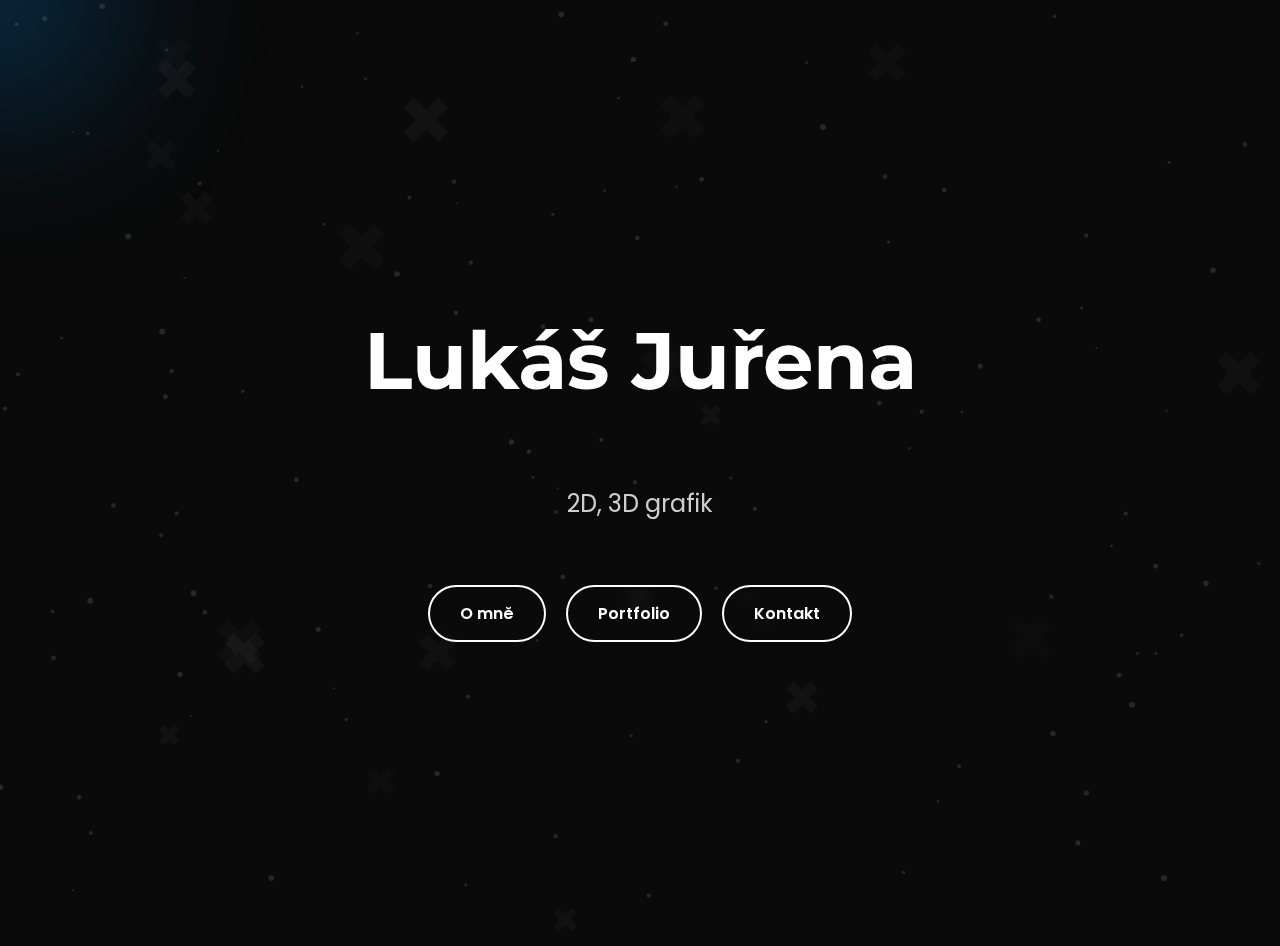
<file: index.html>
<!DOCTYPE html>
<html lang="cs">
<head>
    <meta charset="UTF-8">
    <meta name="viewport" content="width=device-width, initial-scale=1.0">
    <title>Portfolio – Úvod</title>

    <link href="https://fonts.googleapis.com/css2?family=Poppins:wght@300;400;700&family=Montserrat:wght@300;600&display=swap" rel="stylesheet">

    <link rel="stylesheet" href="css/index.css">

    <script src="https://code.jquery.com/jquery-3.6.0.min.js"></script>

    <link rel="icon" href="images/favicon.ico" type="image/x-icon">
    
</head>
<body>

<!-- Statický blur -->
<div class="background-blur"></div>

<!-- Pohyblivý blur za myší -->
<div class="cursor-blur"></div>

<!-- Canvas s tečkami -->
<canvas id="particles"></canvas>

<!-- Křížky generované javascriptově -->
<div id="cross-container"></div>

<section class="hero">
    <h1 class="hero-title">Lukáš Juřena</h1>
    <p class="hero-subtitle">2D, 3D grafik</p>

    <div class="hero-buttons">
        <a href="omne.html" class="btn">O mně</a>
        <a href="portfolio.html" class="btn">Portfolio</a>
        <a href="kontakt.html" class="btn">Kontakt</a>
    </div>
</section>

<script src="js/index_script.js"></script>
</body>
</html>
</file>
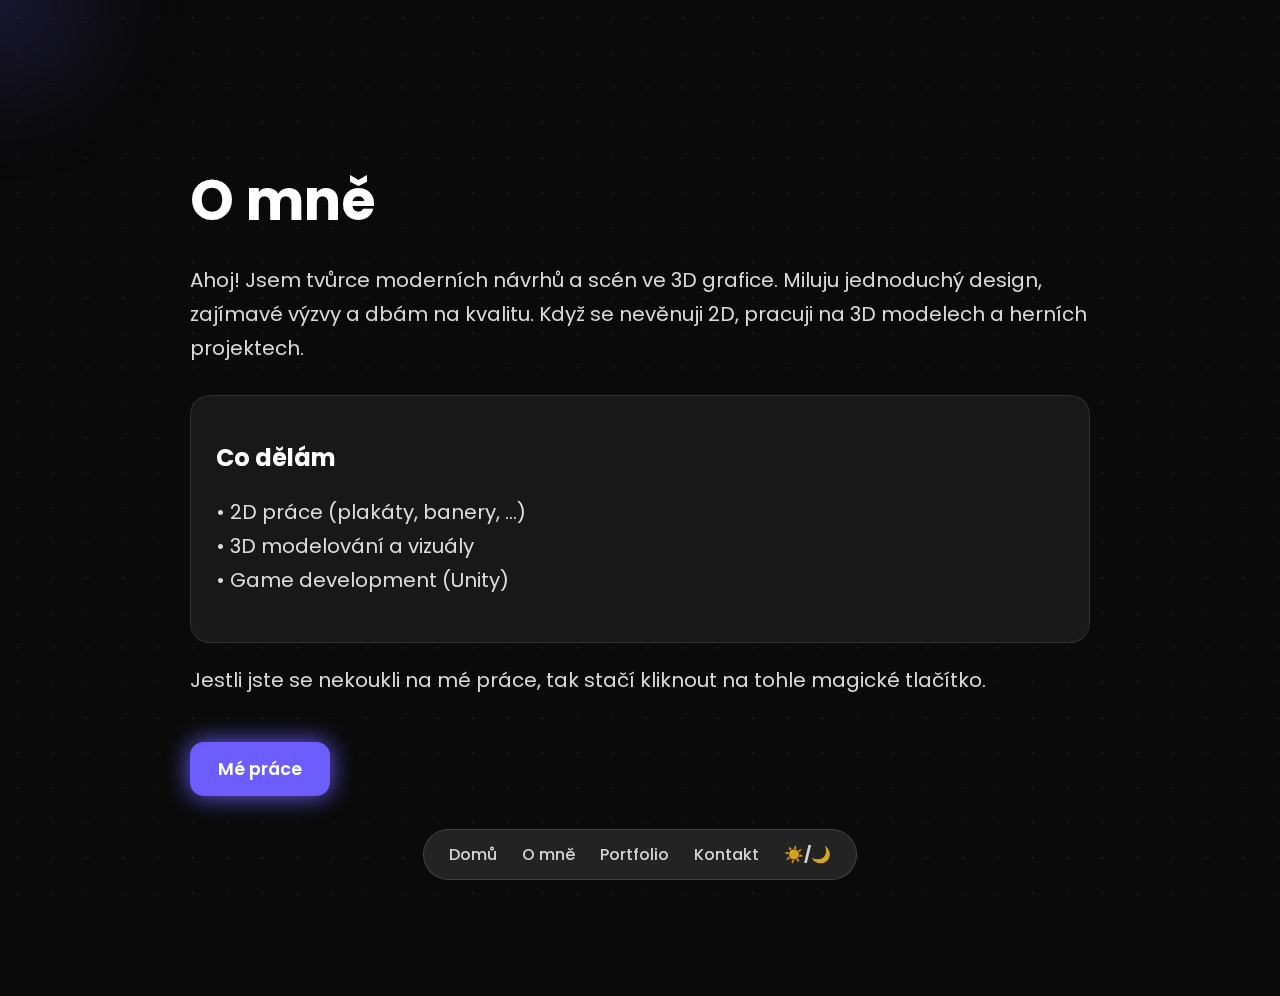
<file: omne.html>
<!DOCTYPE html>
<html lang="cs" data-theme="dark">
<head>
  <meta charset="UTF-8" />
  <meta name="viewport" content="width=device-width, initial-scale=1.0" />
  <title>O mně</title>
  <script src="https://code.jquery.com/jquery-3.6.0.min.js"></script>
  <link rel="stylesheet" href="css/omne.css">
</head>
<body>

  <div id="cursor-blur"></div>

  <div class="container">
    <h1>O mně</h1>
    <p>Ahoj! Jsem tvůrce moderních návrhů a scén ve 3D grafice. Miluju jednoduchý design, zajímavé výzvy a dbám na kvalitu. Když se nevěnuji 2D, pracuji na 3D modelech a herních projektech.</p>

    <div class="card">
      <h2>Co dělám</h2>
      <p>• 2D práce (plakáty, banery, ...)<br>• 3D modelování a vizuály<br>• Game development (Unity)</p>
    </div>

    <p>Jestli jste se nekoukli na mé práce, tak stačí kliknout na tohle magické tlačítko.</p>
    <a href="portfolio.html" class="btn-work">Mé práce</a>
  </div>

  <nav>
    <a href="index.html">Domů</a>
    <a href="omne.html">O mně</a>
    <a href="portfolio.html">Portfolio</a>
    <a href="kontakt.html">Kontakt</a>
    <a class="toggle-theme">☀️/🌙</a>
  </nav>
    <script src="js/omne_script.js"></script>
</body>
</html>
</file>
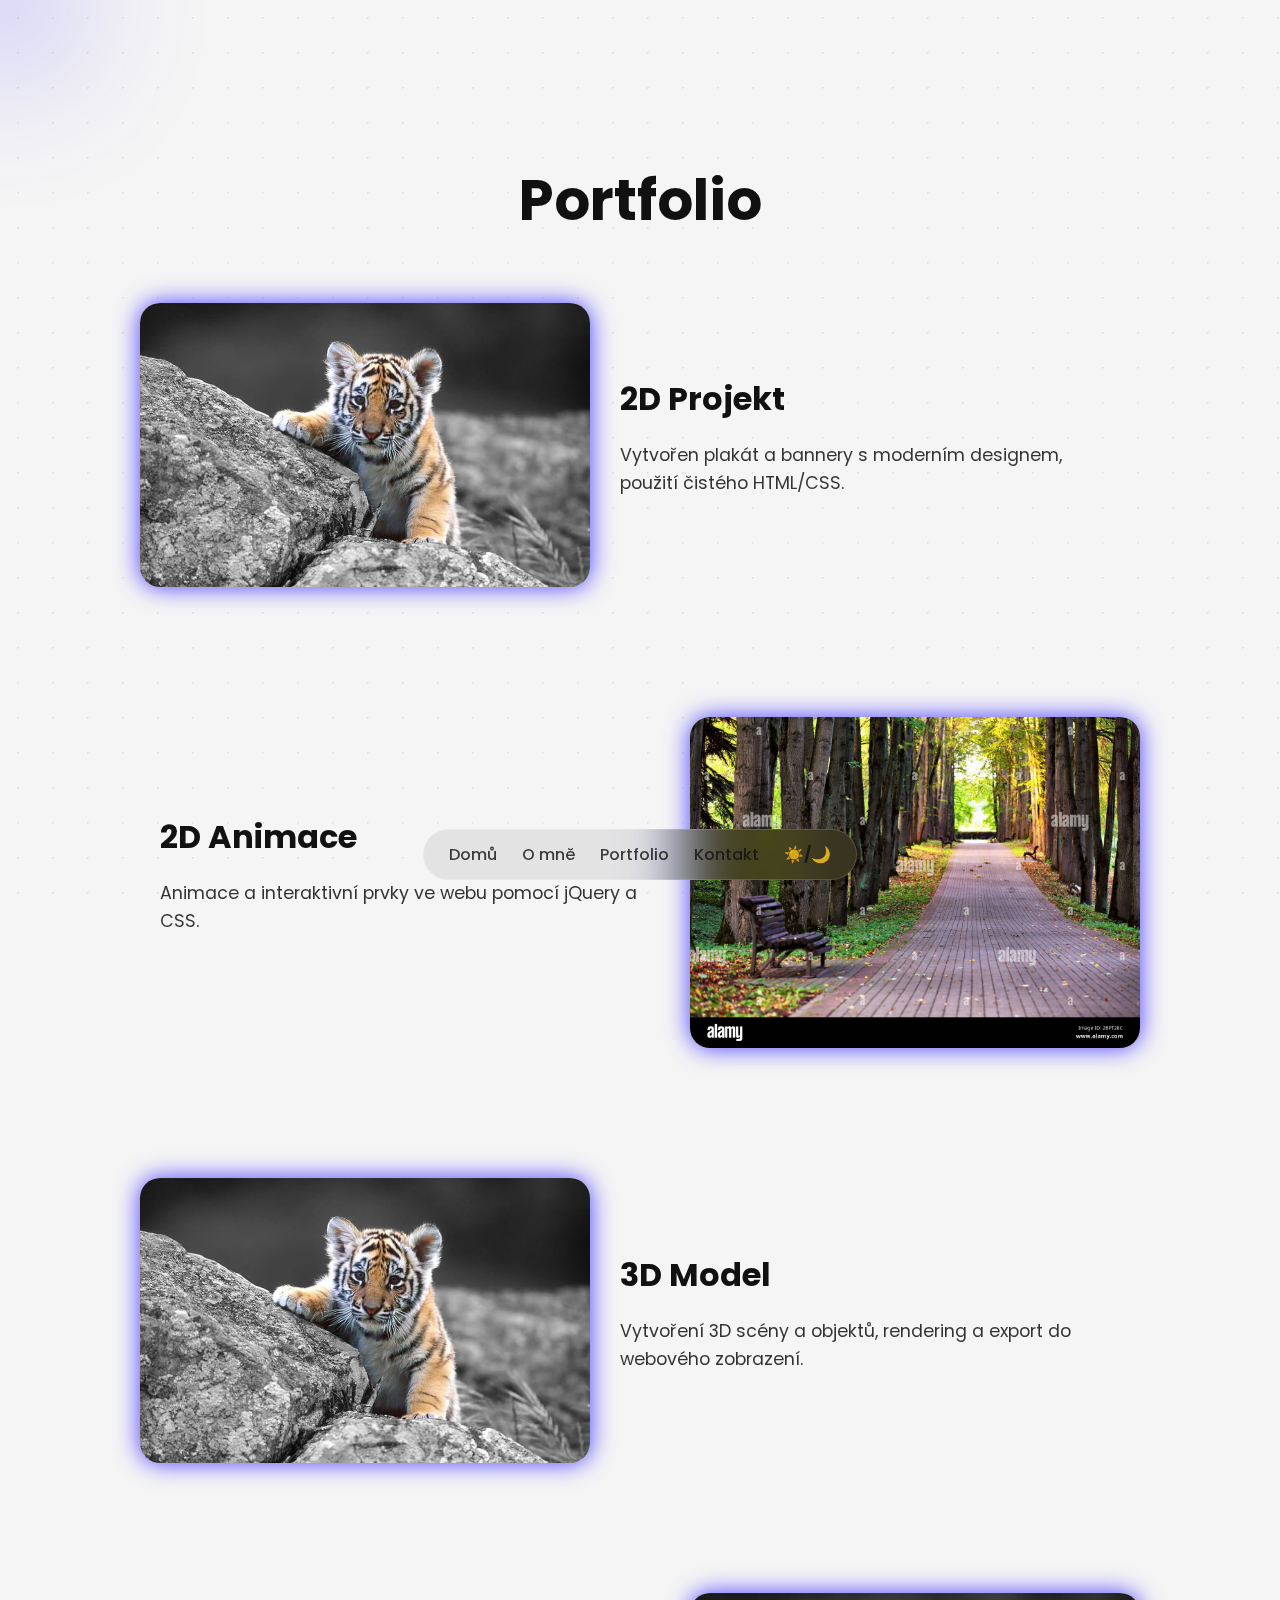
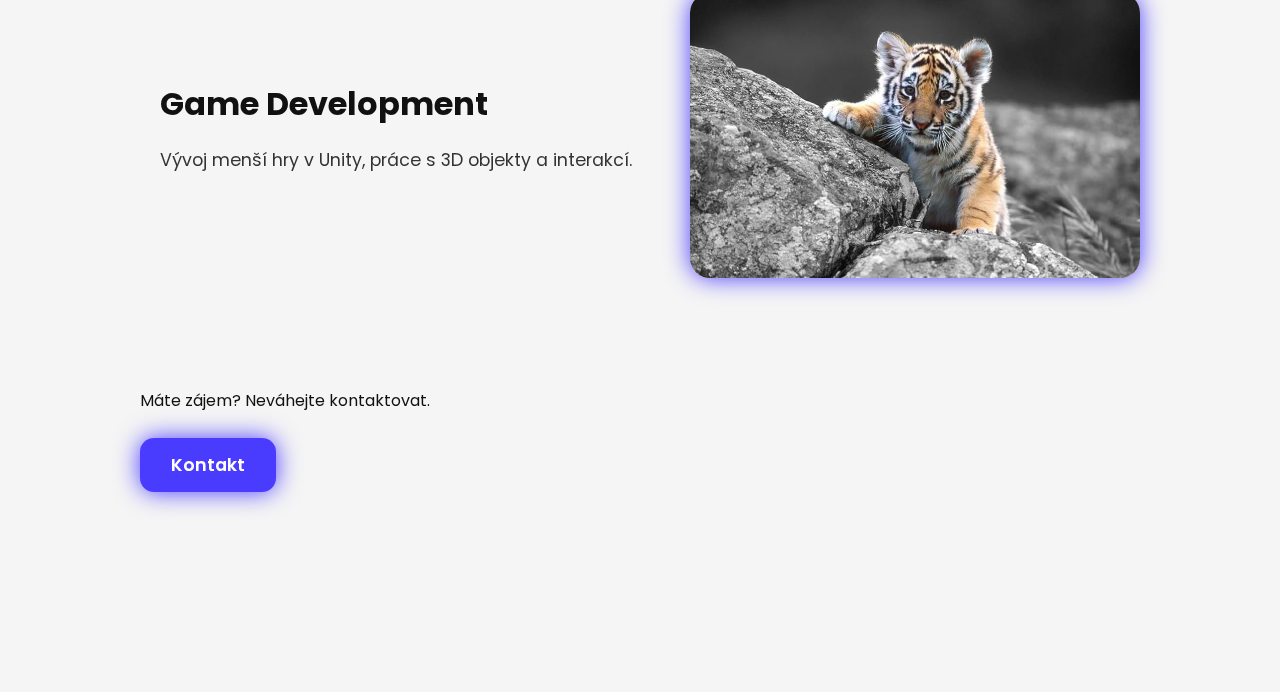
<file: portfolio.html>
<!DOCTYPE html>
<html lang="cs" data-theme="dark">
<head>
  <meta charset="UTF-8" />
  <meta name="viewport" content="width=device-width, initial-scale=1.0" />
  <title>Portfolio</title>
  <script src="https://code.jquery.com/jquery-3.6.0.min.js"></script>
  <link rel="stylesheet" href="css/portfolio.css">
</head>
<body>

  <div id="cursor-blur"></div>

  <div class="container">
    <h1>Portfolio</h1>

    <div class="project-section">
      <div class="project">
        <img src="images/obrazek1.jpg" alt="2D Projekt">
        <div class="project-content">
          <h2>2D Projekt</h2>
          <p>Vytvořen plakát a bannery s moderním designem, použití čistého HTML/CSS.</p>
        </div>
      </div>
      <div class="project">
        <img src="images/obrazek2.jpg" alt="2D Animace">
        <div class="project-content">
          <h2>2D Animace</h2>
          <p>Animace a interaktivní prvky ve webu pomocí jQuery a CSS.</p>
        </div>
      </div>
      <div class="project">
        <img src="images/obrazek1.jpg" alt="3D Model">
        <div class="project-content">
          <h2>3D Model</h2>
          <p>Vytvoření 3D scény a objektů, rendering a export do webového zobrazení.</p>
        </div>
      </div>
      <div class="project">
        <img src="images/obrazek1.jpg" alt="Unity Hra">
        <div class="project-content">
          <h2>Game Development</h2>
          <p>Vývoj menší hry v Unity, práce s 3D objekty a interakcí.</p>
        </div>
      </div>
    </div>
    <div class="contact">
        <p>Máte zájem? Neváhejte kontaktovat.</p>
        <a href="kontakt.html">Kontakt</a>
    </div>
  </div>

  <nav>
    <a href="index.html">Domů</a>
    <a href="omne.html">O mně</a>
    <a href="portfolio.html">Portfolio</a>
    <a href="kontakt.html">Kontakt</a>
    <a class="toggle-theme">☀️/🌙</a>
  </nav>

  <script src="js/portfolio_script.js"></script>

</body>
</html>
</file>
<file: css/index.css>
body {
    margin: 0;
    padding: 0;
    font-family: 'Poppins', sans-serif;
    background: #0a0a0a;
    overflow: hidden;
    color: white;
}

/* 
.background-blur {
    position: absolute;
    width: 600px;
    height: 600px;
    background: radial-gradient(circle, rgba(255,0,102,0.4), rgba(0,0,0,0));
    filter: blur(150px);
    top: -100px;
    left: -100px;
    z-index: 1;
}
Statický blur */
/* Pohybující se blur za myší */
.cursor-blur {
    position: absolute;
    width: 250px;
    height: 250px;
    background: radial-gradient(circle, rgba(0,150,255,0.4), rgba(0,0,0,0));
    filter: blur(80px);
    border-radius: 50%;
    pointer-events: none;
    z-index: 2;
    transform: translate(-50%, -50%);
}

/* Canvas tečky */
#particles {
    position: absolute;
    top: 0;
    left: 0;
    z-index: 0;
    width: 100vw;
    height: 100vh;
}

/* HERO */
.hero {
    position: relative;
    z-index: 10;
    text-align: center;
    height: 100vh;
    display: flex;
    flex-direction: column;
    justify-content: center;
}

.hero-title {
    font-size: 5rem;
    font-weight: 700;
    font-family: 'Montserrat', sans-serif;
    animation: fadeDown 1.4s ease-out forwards;
}
.hero-subtitle {
    font-size: 1.5rem;
    opacity: 0.8;
    animation: fadeDown 1.8s ease-out forwards;
}

.hero-buttons {
    margin-top: 40px;
    display: flex;
    justify-content: center;
    gap: 20px;
}

.btn {
    text-decoration: none;
    padding: 14px 30px;
    border: 2px solid white;
    border-radius: 50px;
    color: white;
    font-weight: 600;
    transition: 0.3s;
    backdrop-filter: blur(6px);
}

.btn:hover {
    background: white;
    color: black;
    transform: scale(1.1);
}

/* Container */
#cross-container {
    position: absolute;
    top: 0;
    left: 0;
    width: 100%;
    height: 100%;
    z-index: 3;
    pointer-events: none;
}

/* Jednotlivé křížky */
.cross {
    position: absolute;
    font-size: 45px;
    color: rgba(255,255,255,0.12);
    animation: floatCross 5s ease-in-out infinite;
    transition: transform 0.2s linear;
}

/* jemné plavání */
@keyframes floatCross {
    0%   { transform: translateY(0px) scale(1); }
    50%  { transform: translateY(-12px) scale(1.05); }
    100% { transform: translateY(0px) scale(1); }
}

@keyframes fadeDown {
    0% { opacity: 0; transform: translateY(-20px); }
    100% { opacity: 1; transform: translateY(0); }
}
</file>
<file: css/omne.css>
@import url('https://fonts.googleapis.com/css2?family=Poppins:wght@300;500;700&display=swap');

    :root {
      --bg: #0a0a0a;
      --text: #ffffff;
      --card-bg: rgba(255,255,255,0.06);
      --blur-nav: rgba(255,255,255,0.1);
      --accent: #6d5dfc;
    }

    [data-theme="light"] {
      --bg: #f5f5f5;
      --text: #111111;
      --card-bg: rgba(0,0,0,0.05);
      --blur-nav: rgba(0,0,0,0.07);
      --accent: #4a3cff;
    }

    body {
      margin: 0;
      padding: 0;
      background: var(--bg);
      color: var(--text);
      font-family: 'Poppins', sans-serif;
      overflow-x: hidden;
      position: relative;
    }

    /* Tečky v pozadí */
    body::before {
      content: "";
      position: fixed;
      inset: 0;
      background-image: radial-gradient(circle, var(--text) 1px, transparent 1px);
      background-size: 35px 35px;
      opacity: 0.08;
      pointer-events: none;
    }

    /* Blur efekt sledující myš */
    #cursor-blur {
      position: fixed;
      width: 180px;
      height: 180px;
      background: radial-gradient(circle, var(--accent) 0%, transparent 70%);
      filter: blur(60px);
      pointer-events: none;
      transform: translate(-50%, -50%);
      opacity: 0.5;
      z-index: 1;
    }

    /* Hlavní obsah */
    .container {
      max-width: 900px;
      margin: 0 auto;
      padding: 120px 20px 200px;
      position: relative;
      z-index: 5;
    }

    h1 {
      font-size: 3.5rem;
      margin-bottom: 20px;
      font-weight: 700;
      animation: fadeDown 1.4s ease-out forwards;
    }

    p {
      font-size: 1.25rem;
      line-height: 1.7;
      opacity: 0.85;
      animation: fadeRight 1.4s ease-out forwards;
    }

    .card {
      background: var(--card-bg);
      padding: 25px;
      border-radius: 20px;
      backdrop-filter: blur(20px);
      margin-top: 30px;
      border: 1px solid rgba(255,255,255,0.1);
    }

    /* Tlačítko "Mé práce" */
    .btn-work {
      display: inline-block;
      margin-top: 25px;
      padding: 14px 28px;
      background: var(--accent);
      color: #fff;
      border-radius: 14px;
      text-decoration: none;
      font-weight: 600;
      font-size: 1.1rem;
      transition: 0.25s;
      backdrop-filter: blur(10px);
      box-shadow: 0 0 25px var(--accent);
    }

    .btn-work:hover {
      transform: translateY(-3px);
      box-shadow: 0 0 40px var(--accent);
    }

    /* Plovoucí iOS-style navbar dole */
    nav {
      position: fixed;
      bottom: 20px;
      left: 50%;
      transform: translateX(-50%);
      background: var(--blur-nav);
      padding: 12px 25px;
      display: flex;
      gap: 25px;
      border-radius: 30px;
      backdrop-filter: blur(30px) saturate(180%);
      border: 1px solid rgba(255,255,255,0.15);
      z-index: 100;
    }

    nav a {
      color: var(--text);
      text-decoration: none;
      font-weight: 500;
      opacity: 0.8;
      transition: 0.2s;
    }

    nav a:hover {
      opacity: 1;
    }

    .toggle-theme {
      cursor: pointer;
      user-select: none;
      font-weight: 700;
    }

    @keyframes fadeDown {
      0% {
        opacity: 0;
        transform: translateY(-25px);
        filter: blur(6px);
      }
      50% {
        opacity: 0.6;
        filter: blur(3px);
      }
      100% {
        opacity: 1;
        transform: translateY(0);
        filter: blur(0);
      }
    }
    @keyframes fadeRight {
      0% {
        opacity: 0;
        transform: translateX(-25px);
        filter: blur(6px);
      }
      50% {
        opacity: 0.6;
        filter: blur(3px);
      }
      100% {
        opacity: 1;
        transform: translateX(0);
        filter: blur(0);
      }
    }
</file>
<file: css/portfolio.css>
@import url('https://fonts.googleapis.com/css2?family=Poppins:wght@300;500;700&display=swap');

    :root {
      --bg: #0a0a0a;
      --text: #ffffff;
      --card-bg: rgba(255,255,255,0.06);
      --blur-nav: rgba(255,255,255,0.1);
      --accent: #6d5dfc;
    }

    [data-theme="light"] {
      --bg: #f5f5f5;
      --text: #111111;
      --card-bg: rgba(0,0,0,0.05);
      --blur-nav: rgba(0,0,0,0.07);
      --accent: #4a3cff;
    }

    body {
      margin: 0;
      padding: 0;
      background: var(--bg);
      color: var(--text);
      font-family: 'Poppins', sans-serif;
      overflow-x: hidden;
      position: relative;
    }

    body::before {
      content: "";
      position: fixed;
      inset: 0;
      background-image: radial-gradient(circle, var(--text) 1px, transparent 1px);
      background-size: 35px 35px;
      opacity: 0.08;
      pointer-events: none;
    }

    #cursor-blur {
      position: fixed;
      width: 200px;
      height: 200px;
      background: radial-gradient(circle, var(--accent) 0%, transparent 70%);
      filter: blur(70px);
      pointer-events: none;
      transform: translate(-50%, -50%);
      opacity: 0.5;
      z-index: 1;
    }

    .container {
      max-width: 1000px;
      margin: 0 auto;
      padding: 120px 20px 200px;
      position: relative;
      z-index: 5;
    }

    h1 {
      font-size: 3.5rem;
      margin-bottom: 60px;
      font-weight: 700;
      text-align: center;
      animation: fadeDown 1.4s ease-out forwards;
    }

    .project-section {
      display: flex;
      flex-direction: column;
      gap: 80px;
      margin-bottom: 60px;
      animation: fadeRight 1.4s ease-out forwards;
    }

    .project {
      display: flex;
      flex-direction: row;
      align-items: center;
      gap: 30px;
      margin-bottom: 50px;
    }

    .project:nth-child(even) {
      flex-direction: row-reverse;
      animation: fadeLeft 1.4s ease-out forwards;
    }

    .project img {
      width: 45%;
      border-radius: 20px;
      object-fit: cover;
      backdrop-filter: blur(10px);
      box-shadow: 0 0 25px var(--accent);
      transition: transform 0.3s, box-shadow 0.3s;
    }

    .project img:hover {
      transform: scale(1.03);
      box-shadow: 0 0 40px var(--accent);
    }

    .project-content {
      width: 50%;
    }

    .project-content h2 {
      margin: 0 0 15px;
      font-size: 2rem;
    }

    .project-content p {
      font-size: 1.1rem;
      line-height: 1.6;
      opacity: 0.85;
    }

    nav {
      position: fixed;
      bottom: 20px;
      left: 50%;
      transform: translateX(-50%);
      background: var(--blur-nav);
      padding: 12px 25px;
      display: flex;
      gap: 25px;
      border-radius: 30px;
      backdrop-filter: blur(30px) saturate(180%);
      border: 1px solid rgba(255,255,255,0.15);
      z-index: 100;
    }

    nav a {
      color: var(--text);
      text-decoration: none;
      font-weight: 500;
      opacity: 0.8;
      transition: 0.2s;
    }

    nav a:hover {
      opacity: 1;
    }

    .toggle-theme {
      cursor: pointer;
      user-select: none;
      font-weight: 700;
    }
    .contact{
      align-items: center;
    }
    .contact p{
        text-align: left;
    }
    .contact a{
        width: 80px;
        align-items: center;
        text-align: center;
        display: block;
        margin-top: 25px;
        padding: 14px 28px;
        background: var(--accent);
        color: #fff;
        border-radius: 14px;
        text-decoration: none;
        font-weight: 600;
        font-size: 1.1rem;
        transition: 0.25s;
        backdrop-filter: blur(10px);
        box-shadow: 0 0 25px var(--accent);
        text-align: center;
      }
    .contact a:hover {
    transform: translateY(-3px);
    box-shadow: 0 0 40px var(--accent);
    }

    @keyframes fadeDown {
      0% {
        opacity: 0;
        transform: translateY(-25px);
        filter: blur(6px);
      }
      50% {
        opacity: 0.6;
        filter: blur(3px);
      }
      100% {
        opacity: 1;
        transform: translateY(0);
        filter: blur(0);
      }
    }
    @keyframes fadeRight {
      0% {
        opacity: 0;
        transform: translateX(-25px);
        filter: blur(6px);
      }
      50% {
        opacity: 0.6;
        filter: blur(3px);
      }
      100% {
        opacity: 1;
        transform: translateX(0);
        filter: blur(0);
      }
    }
    @keyframes fadeLeft {
      0% {
        opacity: 0;
        transform: translateX(50px);
        filter: blur(6px);
      }
      50% {
        opacity: 0.6;
        filter: blur(3px);
      }
      100% {
        opacity: 1;
        transform: translateX(0);
        filter: blur(0);
      }
    }
</file>
